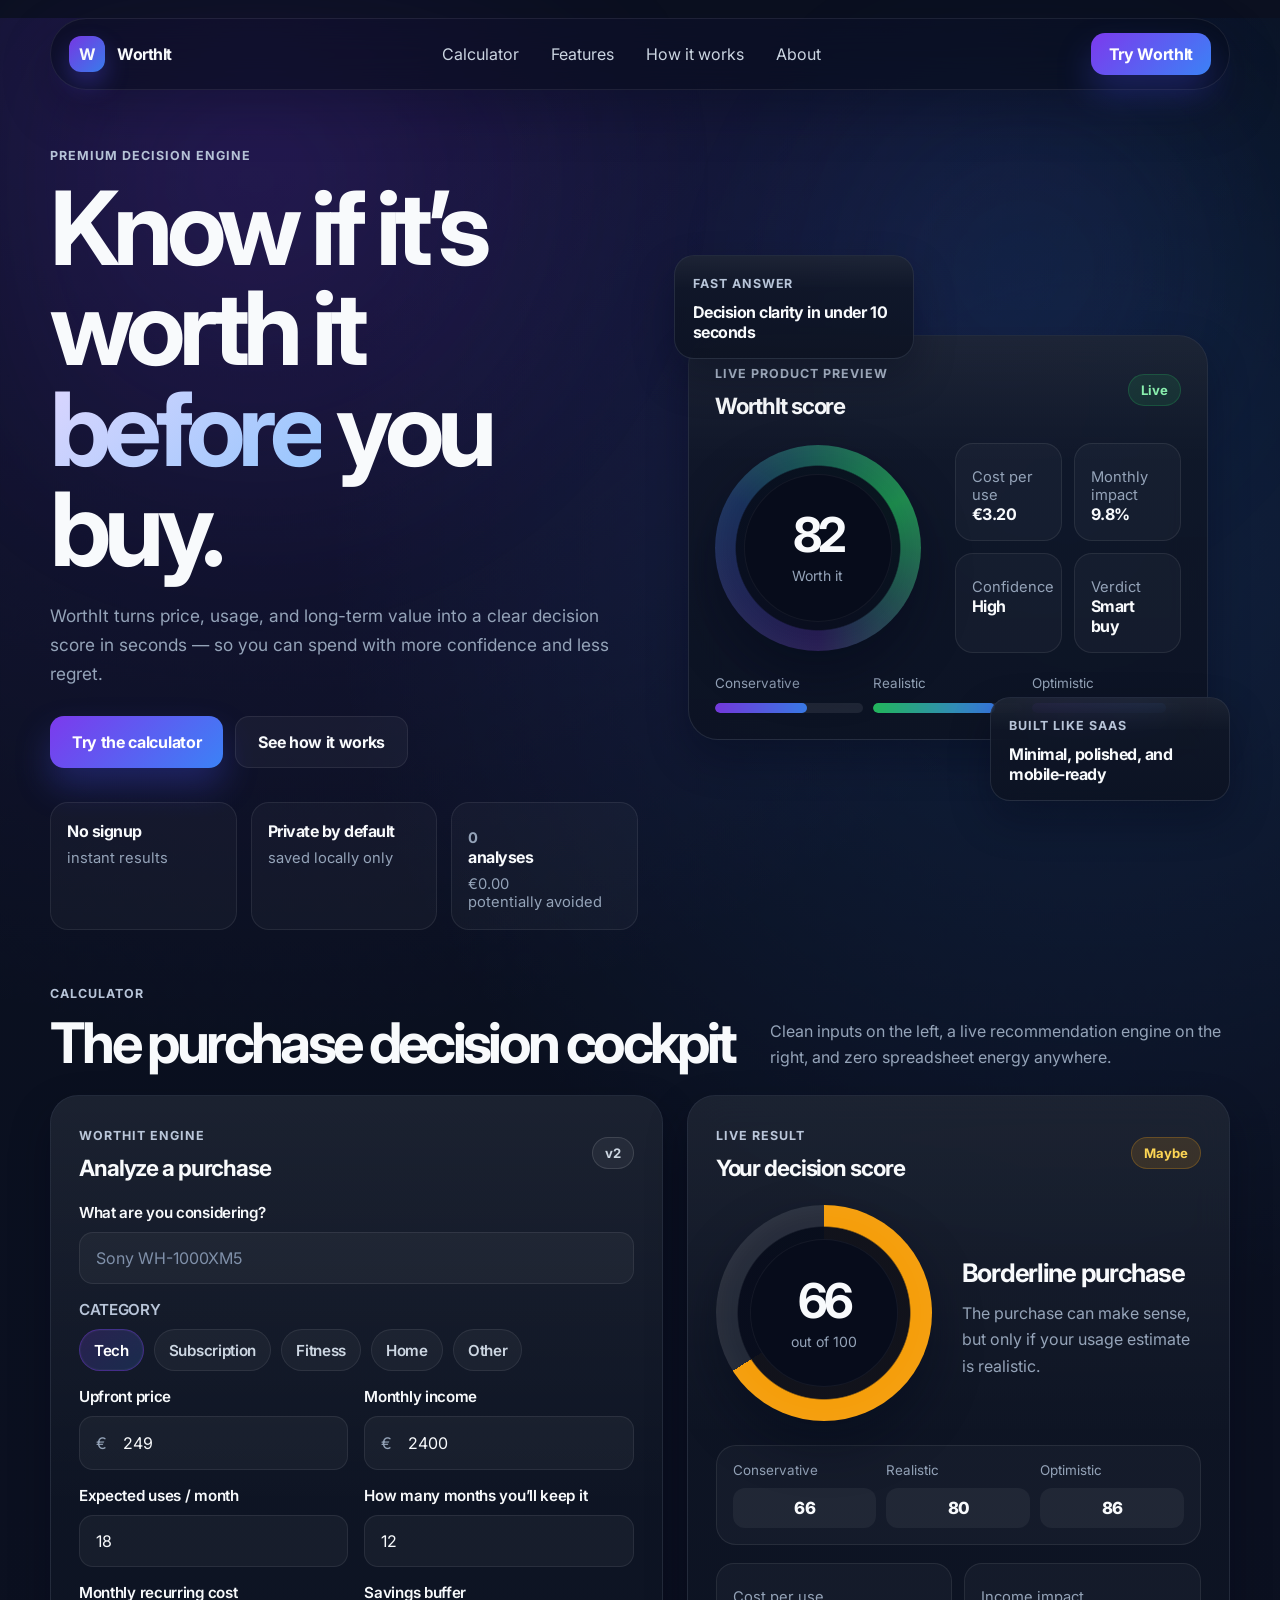
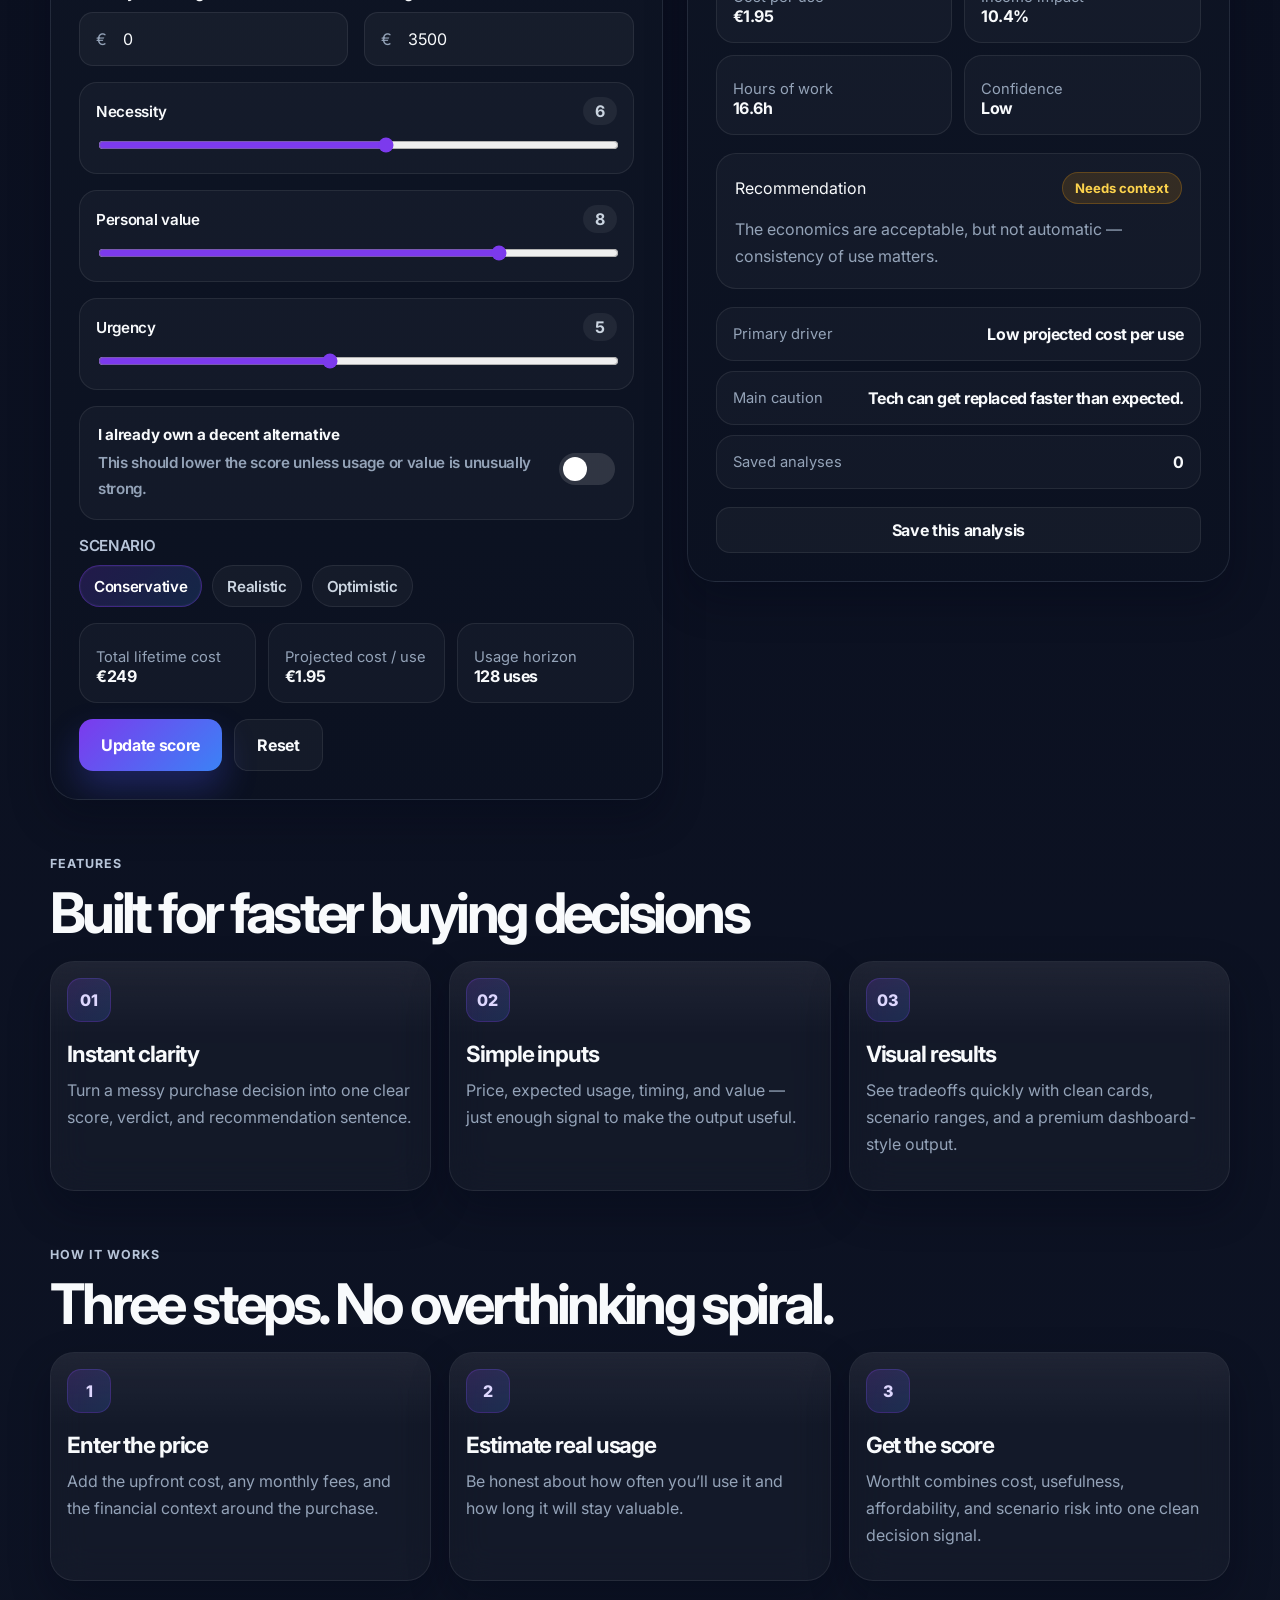
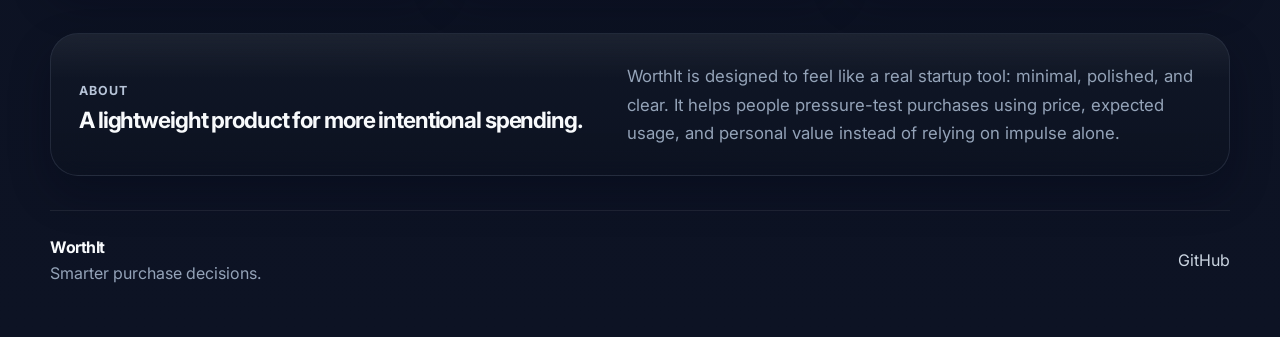
<file: index.html>
<!DOCTYPE html>
<html lang="en">
<head>
  <meta charset="UTF-8" />
  <meta name="viewport" content="width=device-width, initial-scale=1.0, viewport-fit=cover" />
  <title>WorthIt — Smarter Purchase Decisions</title>
  <meta name="description" content="WorthIt is a premium decision engine that turns price, usage, and long-term value into a clear purchase score." />
  <meta name="theme-color" content="#0b1020" />
  <link rel="preconnect" href="https://fonts.googleapis.com" />
  <link rel="preconnect" href="https://fonts.gstatic.com" crossorigin />
  <link href="https://fonts.googleapis.com/css2?family=Inter:wght@400;500;600;700;800;900&display=swap" rel="stylesheet" />
  <link rel="icon" type="image/svg+xml" href="favicon.svg" />
  <link rel="stylesheet" href="styles.css" />
</head>
<body>
  <div class="page-noise" aria-hidden="true"></div>
  <div class="page-glow page-glow-a" aria-hidden="true"></div>
  <div class="page-glow page-glow-b" aria-hidden="true"></div>

  <div class="site-shell">
    <header class="topbar">
      <a class="brand" href="#top" aria-label="WorthIt home">
        <span class="brand-mark">W</span>
        <span class="brand-text">WorthIt</span>
      </a>

      <nav class="topnav" aria-label="Primary navigation">
        <a href="#calculator">Calculator</a>
        <a href="#features">Features</a>
        <a href="#how-it-works">How it works</a>
        <a href="#about">About</a>
      </nav>

      <a class="button button-primary button-nav" href="#calculator">Try WorthIt</a>
    </header>

    <main id="top">
      <section class="hero section-grid">
        <div class="hero-copy">
          <span class="eyebrow">Premium decision engine</span>
          <h1>Know if it’s worth it <span>before</span> you buy.</h1>
          <p class="hero-subtitle">
            WorthIt turns price, usage, and long-term value into a clear decision score in seconds — so you can spend with more confidence and less regret.
          </p>

          <div class="hero-actions">
            <a class="button button-primary button-lg" href="#calculator">Try the calculator</a>
            <a class="button button-secondary button-lg" href="#features">See how it works</a>
          </div>

          <div class="hero-trust">
            <div class="trust-item">
              <strong>No signup</strong>
              <span>instant results</span>
            </div>
            <div class="trust-item">
              <strong>Private by default</strong>
              <span>saved locally only</span>
            </div>
            <div class="trust-item">
              <strong><span id="heroAnalyses">0</span> analyses</strong>
              <span><span id="heroSaved">€0</span> potentially avoided</span>
            </div>
          </div>
        </div>

        <div class="hero-visual" aria-hidden="true">
          <div class="hero-card glass-card product-preview">
            <div class="preview-header">
              <div>
                <span class="micro-label">Live product preview</span>
                <h2>WorthIt score</h2>
              </div>
              <span class="status-chip">Live</span>
            </div>

            <div class="preview-body">
              <div class="preview-ring">
                <div class="preview-ring-inner">
                  <strong>82</strong>
                  <span>Worth it</span>
                </div>
              </div>

              <div class="preview-panel">
                <div class="preview-item">
                  <span>Cost per use</span>
                  <strong>€3.20</strong>
                </div>
                <div class="preview-item">
                  <span>Monthly impact</span>
                  <strong>9.8%</strong>
                </div>
                <div class="preview-item">
                  <span>Confidence</span>
                  <strong>High</strong>
                </div>
                <div class="preview-item">
                  <span>Verdict</span>
                  <strong>Smart buy</strong>
                </div>
              </div>
            </div>

            <div class="preview-footer">
              <div class="timeline-row">
                <span>Conservative</span>
                <span>Realistic</span>
                <span>Optimistic</span>
              </div>
              <div class="timeline-bars">
                <span style="--bar: 62%"></span>
                <span style="--bar: 82%" class="is-active"></span>
                <span style="--bar: 90%"></span>
              </div>
            </div>
          </div>

          <div class="floating-card glass-card floating-card-top">
            <span class="micro-label">Fast answer</span>
            <strong>Decision clarity in under 10 seconds</strong>
          </div>

          <div class="floating-card glass-card floating-card-bottom">
            <span class="micro-label">Built like SaaS</span>
            <strong>Minimal, polished, and mobile-ready</strong>
          </div>
        </div>
      </section>

      <section class="calculator-section" id="calculator">
        <div class="section-heading">
          <div>
            <span class="eyebrow">Calculator</span>
            <h2>The purchase decision cockpit</h2>
          </div>
          <p>Clean inputs on the left, a live recommendation engine on the right, and zero spreadsheet energy anywhere.</p>
        </div>

        <div class="calculator-layout">
          <section class="glass-card control-card">
            <div class="card-topline">
              <div>
                <span class="micro-label">WorthIt Engine</span>
                <h3>Analyze a purchase</h3>
              </div>
              <span class="status-chip status-chip-soft">v2</span>
            </div>

            <form id="worthitForm" class="form-grid">
              <div class="field field-span-2">
                <label for="itemName">What are you considering?</label>
                <input id="itemName" name="itemName" type="text" placeholder="Sony WH-1000XM5" />
              </div>

              <div class="field field-span-2">
                <span class="label-text">Category</span>
                <div class="chip-group" id="categoryGroup">
                  <input checked type="radio" name="category" id="cat-tech" value="tech" />
                  <label for="cat-tech">Tech</label>
                  <input type="radio" name="category" id="cat-subscription" value="subscription" />
                  <label for="cat-subscription">Subscription</label>
                  <input type="radio" name="category" id="cat-fitness" value="fitness" />
                  <label for="cat-fitness">Fitness</label>
                  <input type="radio" name="category" id="cat-home" value="home" />
                  <label for="cat-home">Home</label>
                  <input type="radio" name="category" id="cat-other" value="other" />
                  <label for="cat-other">Other</label>
                </div>
              </div>

              <div class="field">
                <label for="price">Upfront price</label>
                <div class="input-shell currency-shell">
                  <span>€</span>
                  <input id="price" name="price" type="number" min="0" step="0.01" value="249" />
                </div>
              </div>

              <div class="field">
                <label for="monthlyIncome">Monthly income</label>
                <div class="input-shell currency-shell">
                  <span>€</span>
                  <input id="monthlyIncome" name="monthlyIncome" type="number" min="0" step="0.01" value="2400" />
                </div>
              </div>

              <div class="field">
                <label for="usesPerMonth">Expected uses / month</label>
                <input id="usesPerMonth" name="usesPerMonth" type="number" min="1" step="1" value="18" />
              </div>

              <div class="field">
                <label for="monthsKept">How many months you’ll keep it</label>
                <input id="monthsKept" name="monthsKept" type="number" min="1" step="1" value="12" />
              </div>

              <div class="field">
                <label for="recurringCost">Monthly recurring cost</label>
                <div class="input-shell currency-shell">
                  <span>€</span>
                  <input id="recurringCost" name="recurringCost" type="number" min="0" step="0.01" value="0" />
                </div>
              </div>

              <div class="field">
                <label for="savings">Savings buffer</label>
                <div class="input-shell currency-shell">
                  <span>€</span>
                  <input id="savings" name="savings" type="number" min="0" step="0.01" value="3500" />
                </div>
              </div>

              <div class="field field-span-2">
                <div class="slider-card">
                  <div class="slider-row">
                    <label for="necessity">Necessity</label>
                    <span id="necessityValue">6</span>
                  </div>
                  <input id="necessity" name="necessity" type="range" min="1" max="10" value="6" />
                </div>
              </div>

              <div class="field field-span-2">
                <div class="slider-card">
                  <div class="slider-row">
                    <label for="personalValue">Personal value</label>
                    <span id="personalValueValue">8</span>
                  </div>
                  <input id="personalValue" name="personalValue" type="range" min="1" max="10" value="8" />
                </div>
              </div>

              <div class="field field-span-2">
                <div class="slider-card">
                  <div class="slider-row">
                    <label for="urgency">Urgency</label>
                    <span id="urgencyValue">5</span>
                  </div>
                  <input id="urgency" name="urgency" type="range" min="1" max="10" value="5" />
                </div>
              </div>

              <div class="field field-span-2">
                <label class="toggle-row" for="ownsAlternative">
                  <div>
                    <strong>I already own a decent alternative</strong>
                    <span>This should lower the score unless usage or value is unusually strong.</span>
                  </div>
                  <span class="toggle-shell">
                    <input id="ownsAlternative" name="ownsAlternative" type="checkbox" />
                    <span class="toggle-ui"></span>
                  </span>
                </label>
              </div>

              <div class="field field-span-2">
                <span class="label-text">Scenario</span>
                <div class="segmented-control" id="scenarioControl">
                  <input type="radio" checked name="scenario" id="scenario-conservative" value="conservative" />
                  <label for="scenario-conservative">Conservative</label>
                  <input type="radio" name="scenario" id="scenario-realistic" value="realistic" />
                  <label for="scenario-realistic">Realistic</label>
                  <input type="radio" name="scenario" id="scenario-optimistic" value="optimistic" />
                  <label for="scenario-optimistic">Optimistic</label>
                </div>
              </div>

              <div class="quick-metrics field-span-2">
                <div class="quick-metric">
                  <span>Total lifetime cost</span>
                  <strong id="quickLifetimeCost">€249</strong>
                </div>
                <div class="quick-metric">
                  <span>Projected cost / use</span>
                  <strong id="quickCostPerUse">€1.15</strong>
                </div>
                <div class="quick-metric">
                  <span>Usage horizon</span>
                  <strong id="quickUsageHorizon">216 uses</strong>
                </div>
              </div>

              <div class="form-actions field-span-2">
                <button class="button button-primary button-lg" type="submit">Update score</button>
                <button class="button button-secondary button-lg" type="reset">Reset</button>
              </div>
            </form>
          </section>

          <aside class="glass-card result-card" id="resultCard">
            <div class="card-topline">
              <div>
                <span class="micro-label">Live result</span>
                <h3>Your decision score</h3>
              </div>
              <span class="verdict-pill verdict-neutral" id="verdictPill">Ready</span>
            </div>

            <div class="score-hero">
              <div class="score-ring" id="scoreRing" aria-hidden="true">
                <div class="score-ring-inner">
                  <strong id="scoreValue">72</strong>
                  <span>out of 100</span>
                </div>
              </div>

              <div class="score-copy">
                <h4 id="resultTitle">Probably worth it</h4>
                <p id="resultSummary">
                  Solid long-term value and manageable cost — as long as usage stays consistent.
                </p>
              </div>
            </div>

            <div class="scenario-strip">
              <div class="scenario-labels">
                <span>Conservative</span>
                <span>Realistic</span>
                <span>Optimistic</span>
              </div>
              <div class="scenario-values">
                <span id="scenarioConservative">61</span>
                <span id="scenarioRealistic">72</span>
                <span id="scenarioOptimistic">84</span>
              </div>
            </div>

            <div class="stats-grid">
              <div class="stat-card">
                <span>Cost per use</span>
                <strong id="costPerUseStat">€1.15</strong>
              </div>
              <div class="stat-card">
                <span>Income impact</span>
                <strong id="incomeImpactStat">10.4%</strong>
              </div>
              <div class="stat-card">
                <span>Hours of work</span>
                <strong id="hoursStat">2.1h</strong>
              </div>
              <div class="stat-card">
                <span>Confidence</span>
                <strong id="confidenceStat">High</strong>
              </div>
            </div>

            <div class="insight-block">
              <div class="insight-head">
                <span>Recommendation</span>
                <span class="impact-chip" id="impactChip">Smart buy</span>
              </div>
              <p id="insightText">
                You’ll probably use this enough to make the upfront cost feel justified over time.
              </p>
            </div>

            <div class="detail-list">
              <div class="detail-row">
                <span>Primary driver</span>
                <strong id="driverText">High expected usage</strong>
              </div>
              <div class="detail-row">
                <span>Main caution</span>
                <strong id="cautionText">Moderate short-term hit</strong>
              </div>
              <div class="detail-row">
                <span>Saved analyses</span>
                <strong id="savedCount">0</strong>
              </div>
            </div>

            <div class="result-actions">
              <button class="button button-secondary button-full" type="button" id="saveAnalysisBtn">Save this analysis</button>
            </div>
          </aside>
        </div>
      </section>

      <section class="features-section" id="features">
        <div class="section-heading compact-heading">
          <div>
            <span class="eyebrow">Features</span>
            <h2>Built for faster buying decisions</h2>
          </div>
        </div>

        <div class="feature-grid">
          <article class="glass-card feature-card">
            <div class="feature-icon">01</div>
            <h3>Instant clarity</h3>
            <p>Turn a messy purchase decision into one clear score, verdict, and recommendation sentence.</p>
          </article>
          <article class="glass-card feature-card">
            <div class="feature-icon">02</div>
            <h3>Simple inputs</h3>
            <p>Price, expected usage, timing, and value — just enough signal to make the output useful.</p>
          </article>
          <article class="glass-card feature-card">
            <div class="feature-icon">03</div>
            <h3>Visual results</h3>
            <p>See tradeoffs quickly with clean cards, scenario ranges, and a premium dashboard-style output.</p>
          </article>
        </div>
      </section>

      <section class="steps-section" id="how-it-works">
        <div class="section-heading compact-heading">
          <div>
            <span class="eyebrow">How it works</span>
            <h2>Three steps. No overthinking spiral.</h2>
          </div>
        </div>

        <div class="steps-grid">
          <article class="step-card glass-card">
            <span class="step-number">1</span>
            <h3>Enter the price</h3>
            <p>Add the upfront cost, any monthly fees, and the financial context around the purchase.</p>
          </article>
          <article class="step-card glass-card">
            <span class="step-number">2</span>
            <h3>Estimate real usage</h3>
            <p>Be honest about how often you’ll use it and how long it will stay valuable.</p>
          </article>
          <article class="step-card glass-card">
            <span class="step-number">3</span>
            <h3>Get the score</h3>
            <p>WorthIt combines cost, usefulness, affordability, and scenario risk into one clean decision signal.</p>
          </article>
        </div>
      </section>

      <section class="about-section" id="about">
        <div class="glass-card about-card">
          <div>
            <span class="eyebrow">About</span>
            <h2>A lightweight product for more intentional spending.</h2>
          </div>
          <p>
            WorthIt is designed to feel like a real startup tool: minimal, polished, and clear. It helps people pressure-test purchases using price, expected usage, and personal value instead of relying on impulse alone.
          </p>
        </div>
      </section>
    </main>

    <footer class="footer">
      <div>
        <strong>WorthIt</strong>
        <span>Smarter purchase decisions.</span>
      </div>
      <a href="https://github.com/lucianpopa18" target="_blank" rel="noreferrer">GitHub</a>
    </footer>
  </div>

  <script src="app.js"></script>
</body>
</html>
</file>
<file: styles.css>
:root {
  --bg: #0b1020;
  --bg-soft: #10172b;
  --panel: rgba(15, 23, 42, 0.74);
  --panel-strong: rgba(17, 24, 39, 0.92);
  --border: rgba(148, 163, 184, 0.16);
  --border-strong: rgba(148, 163, 184, 0.24);
  --text: #f8fafc;
  --muted: #94a3b8;
  --muted-2: #cbd5e1;
  --accent: #7c3aed;
  --accent-2: #3b82f6;
  --success: #22c55e;
  --warning: #f59e0b;
  --danger: #ef4444;
  --radius-sm: 12px;
  --radius-md: 16px;
  --radius-lg: 22px;
  --radius-xl: 28px;
  --shadow-lg: 0 30px 80px rgba(2, 6, 23, 0.5);
  --shadow-md: 0 18px 40px rgba(2, 6, 23, 0.32);
  --max: 1180px;
}

* {
  box-sizing: border-box;
}

html {
  scroll-behavior: smooth;
  background: #0b1020;
}

body {
  margin: 0;
  min-height: 100vh;
  background-color: #0b1020;
  font-family: 'Inter', system-ui, -apple-system, BlinkMacSystemFont, 'Segoe UI', sans-serif;
  color: var(--text);
  background:
    radial-gradient(circle at 20% 0%, rgba(124, 58, 237, 0.16), transparent 28%),
    radial-gradient(circle at 85% 15%, rgba(59, 130, 246, 0.14), transparent 24%),
    linear-gradient(180deg, #08101f 0%, #0b1020 42%, #0d1324 100%);
}

img {
  max-width: 100%;
}

a {
  color: inherit;
  text-decoration: none;
}

button,
input,
select {
  font: inherit;
}

.page-noise,
.page-glow {
  position: fixed;
  inset: 0;
  pointer-events: none;
}

.page-noise {
  opacity: 0.06;
  background-image:
    radial-gradient(rgba(255,255,255,0.7) 0.4px, transparent 0.8px);
  background-size: 16px 16px;
  mask-image: linear-gradient(180deg, rgba(0,0,0,0.7), transparent 90%);
}

.page-glow {
  filter: blur(60px);
  opacity: 0.55;
}

.page-glow-a {
  background: radial-gradient(circle at 20% 20%, rgba(124, 58, 237, 0.22), transparent 34%);
}

.page-glow-b {
  background: radial-gradient(circle at 80% 30%, rgba(59, 130, 246, 0.16), transparent 26%);
}

.site-shell {
  position: relative;
  z-index: 1;
  width: min(calc(100% - 32px), var(--max));
  margin: 0 auto;
  padding-top: env(safe-area-inset-top, 0px);
  padding-bottom: 48px;
}

.topbar {
  position: sticky;
  top: 14px;
  z-index: 30;
  display: flex;
  align-items: center;
  justify-content: space-between;
  gap: 18px;
  margin: 18px auto 0;
  padding: 14px 18px;
  border: 1px solid rgba(255,255,255,0.08);
  border-radius: 999px;
  background: rgba(8, 13, 28, 0.6);
  backdrop-filter: blur(18px);
  box-shadow: 0 20px 50px rgba(2, 6, 23, 0.28);
}

.brand {
  display: inline-flex;
  align-items: center;
  gap: 12px;
  font-weight: 700;
  letter-spacing: -0.03em;
}

.brand-mark {
  display: grid;
  place-items: center;
  width: 36px;
  height: 36px;
  border-radius: 12px;
  background: linear-gradient(135deg, rgba(124, 58, 237, 0.95), rgba(59, 130, 246, 0.95));
  box-shadow: 0 12px 24px rgba(91, 80, 255, 0.32);
}

.topnav {
  display: inline-flex;
  align-items: center;
  gap: 8px;
}

.topnav a {
  padding: 10px 12px;
  border-radius: 999px;
  color: var(--muted-2);
  transition: color 160ms ease, background 160ms ease;
}

.topnav a:hover,
.topnav a:focus-visible {
  color: var(--text);
  background: rgba(255,255,255,0.05);
}

.button {
  display: inline-flex;
  align-items: center;
  justify-content: center;
  gap: 10px;
  min-height: 46px;
  padding: 0 18px;
  border: 0;
  border-radius: 14px;
  font-weight: 700;
  letter-spacing: -0.02em;
  cursor: pointer;
  transition: transform 180ms ease, box-shadow 180ms ease, border-color 180ms ease, background 180ms ease;
}

.button:hover,
.button:focus-visible {
  transform: translateY(-1px);
}

.button-primary {
  color: white;
  background: linear-gradient(135deg, var(--accent), var(--accent-2));
  box-shadow: 0 18px 35px rgba(76, 83, 255, 0.28);
}

.button-primary:hover,
.button-primary:focus-visible {
  box-shadow: 0 22px 44px rgba(76, 83, 255, 0.36);
}

.button-secondary {
  color: var(--text);
  background: rgba(255,255,255,0.04);
  border: 1px solid rgba(255,255,255,0.08);
}

.button-secondary:hover,
.button-secondary:focus-visible {
  background: rgba(255,255,255,0.07);
  border-color: rgba(255,255,255,0.14);
}

.button-nav {
  min-height: 42px;
}

.button-lg {
  min-height: 52px;
  padding: 0 22px;
}

.button-full {
  width: 100%;
}

.glass-card {
  position: relative;
  overflow: hidden;
  background: linear-gradient(180deg, rgba(17, 24, 39, 0.82), rgba(12, 18, 33, 0.84));
  border: 1px solid var(--border);
  box-shadow: var(--shadow-md);
  backdrop-filter: blur(18px);
}

.glass-card::before {
  content: '';
  position: absolute;
  inset: 0;
  background: linear-gradient(180deg, rgba(255,255,255,0.05), transparent 32%);
  pointer-events: none;
}

.section-grid,
.calculator-section,
.features-section,
.steps-section,
.about-section {
  padding-top: 52px;
}

.hero {
  display: grid;
  grid-template-columns: minmax(0, 1.02fr) minmax(400px, 0.98fr);
  gap: 28px;
  align-items: center;
  min-height: calc(100vh - 140px);
  padding-top: 54px;
}

.eyebrow,
.micro-label,
.label-text {
  display: inline-flex;
  align-items: center;
  gap: 8px;
  font-size: 0.78rem;
  font-weight: 700;
  letter-spacing: 0.08em;
  text-transform: uppercase;
  color: #b7c4d8;
}

.hero h1,
.section-heading h2,
.about-card h2 {
  margin: 14px 0 0;
  line-height: 0.98;
  letter-spacing: -0.065em;
}

.hero h1 {
  max-width: 11ch;
  font-size: clamp(3.2rem, 8vw, 6.4rem);
}

.hero h1 span {
  background: linear-gradient(135deg, #ddd6fe, #93c5fd);
  -webkit-background-clip: text;
  background-clip: text;
  color: transparent;
}

.hero-subtitle,
.section-heading p,
.feature-card p,
.step-card p,
.about-card p,
.score-copy p,
.insight-block p,
.toggle-row span {
  color: var(--muted);
  line-height: 1.68;
}

.hero-subtitle {
  max-width: 54ch;
  margin: 22px 0 0;
  font-size: 1.08rem;
}

.hero-actions {
  display: flex;
  flex-wrap: wrap;
  gap: 12px;
  margin-top: 28px;
}

.hero-trust {
  display: grid;
  grid-template-columns: repeat(3, minmax(0, 1fr));
  gap: 14px;
  margin-top: 34px;
}

.trust-item,
.quick-metric,
.stat-card,
.feature-card,
.step-card,
.preview-item,
.detail-row,
.slider-card {
  border-radius: 18px;
  border: 1px solid rgba(255,255,255,0.08);
  background: rgba(255,255,255,0.03);
}

.trust-item {
  padding: 18px 16px;
}

.trust-item strong,
.quick-metric strong,
.stat-card strong,
.detail-row strong,
.preview-item strong {
  display: block;
  font-size: 1rem;
  font-weight: 700;
  letter-spacing: -0.03em;
}

.trust-item span,
.quick-metric span,
.stat-card span,
.detail-row span,
.preview-item span {
  display: block;
  margin-top: 8px;
  color: var(--muted);
  font-size: 0.92rem;
}

.hero-visual {
  position: relative;
  min-height: 620px;
  display: grid;
  place-items: center;
}

.product-preview {
  width: min(100%, 520px);
  padding: 26px;
  border-radius: 30px;
}

.preview-header,
.card-topline,
.insight-head,
.footer {
  display: flex;
  align-items: center;
  justify-content: space-between;
  gap: 16px;
}

.preview-header h2,
.card-topline h3,
.score-copy h4,
.feature-card h3,
.step-card h3,
.about-card h2 {
  margin: 10px 0 0;
  font-size: 1.4rem;
  letter-spacing: -0.05em;
}

.status-chip,
.verdict-pill,
.impact-chip {
  display: inline-flex;
  align-items: center;
  justify-content: center;
  min-height: 32px;
  padding: 0 12px;
  border-radius: 999px;
  border: 1px solid rgba(255,255,255,0.1);
  background: rgba(255,255,255,0.05);
  font-size: 0.82rem;
  font-weight: 700;
}

.status-chip {
  background: rgba(34, 197, 94, 0.12);
  border-color: rgba(34, 197, 94, 0.22);
  color: #86efac;
}

.status-chip-soft {
  background: rgba(255,255,255,0.05);
  color: var(--muted-2);
  border-color: rgba(255,255,255,0.12);
}

.preview-body {
  display: grid;
  grid-template-columns: 220px minmax(0, 1fr);
  gap: 20px;
  align-items: center;
  margin-top: 24px;
}

.preview-ring,
.score-ring {
  position: relative;
  display: grid;
  place-items: center;
  border-radius: 999px;
  background:
    radial-gradient(circle at center, rgba(8, 13, 28, 0.92) 56%, transparent 57%),
    conic-gradient(from 180deg, rgba(124, 58, 237, 0.22), rgba(59,130,246,0.25), rgba(34,197,94,0.65), rgba(124, 58, 237, 0.22));
  box-shadow: inset 0 0 28px rgba(255,255,255,0.05), 0 24px 50px rgba(2, 6, 23, 0.42);
}

.preview-ring {
  width: 206px;
  height: 206px;
}

.preview-ring-inner,
.score-ring-inner {
  display: flex;
  flex-direction: column;
  align-items: center;
  justify-content: center;
  border-radius: 999px;
  background: rgba(8, 13, 28, 0.96);
  border: 1px solid rgba(255,255,255,0.05);
}

.preview-ring-inner {
  width: 148px;
  height: 148px;
}

.preview-ring-inner strong,
.score-ring-inner strong {
  font-size: 3rem;
  line-height: 1;
  letter-spacing: -0.08em;
}

.preview-ring-inner span,
.score-ring-inner span {
  margin-top: 8px;
  color: var(--muted);
  font-size: 0.88rem;
}

.preview-panel {
  display: grid;
  grid-template-columns: repeat(2, minmax(0, 1fr));
  gap: 12px;
}

.preview-item,
.quick-metric,
.stat-card,
.detail-row,
.feature-card,
.step-card {
  padding: 16px;
}

.preview-footer {
  margin-top: 22px;
}

.timeline-row,
.timeline-bars,
.scenario-labels,
.scenario-values {
  display: grid;
  grid-template-columns: repeat(3, minmax(0, 1fr));
  gap: 10px;
}

.timeline-row,
.scenario-labels {
  color: var(--muted);
  font-size: 0.84rem;
}

.timeline-bars {
  margin-top: 12px;
}

.timeline-bars span {
  position: relative;
  height: 10px;
  border-radius: 999px;
  background: rgba(255,255,255,0.08);
  overflow: hidden;
}

.timeline-bars span::after {
  content: '';
  position: absolute;
  inset: 0 auto 0 0;
  width: var(--bar);
  border-radius: inherit;
  background: linear-gradient(90deg, rgba(124, 58, 237, 0.9), rgba(59, 130, 246, 0.9));
}

.timeline-bars .is-active::after {
  background: linear-gradient(90deg, rgba(34, 197, 94, 0.9), rgba(59, 130, 246, 0.9));
}

.floating-card {
  position: absolute;
  z-index: 2;
  max-width: 240px;
  padding: 16px 18px;
  border-radius: 20px;
}

.floating-card strong {
  display: block;
  margin-top: 10px;
  letter-spacing: -0.03em;
}

.floating-card-top {
  top: 28px;
  left: 8px;
  animation: floatCard 6s ease-in-out infinite;
}

.floating-card-bottom {
  right: 0;
  bottom: 46px;
  animation: floatCard 7.4s ease-in-out infinite reverse;
}

@keyframes floatCard {
  0%, 100% { transform: translateY(0); }
  50% { transform: translateY(-10px); }
}

.section-heading {
  display: flex;
  align-items: end;
  justify-content: space-between;
  gap: 24px;
  margin-bottom: 24px;
}

.section-heading h2 {
  font-size: clamp(2.1rem, 5vw, 3.5rem);
}

.section-heading p {
  max-width: 46ch;
  margin: 0;
}

.compact-heading {
  margin-bottom: 20px;
}

.calculator-layout {
  display: grid;
  grid-template-columns: minmax(0, 1.06fr) minmax(330px, 0.94fr);
  gap: 24px;
  align-items: start;
}

.control-card,
.result-card,
.about-card {
  padding: 28px;
  border-radius: var(--radius-xl);
}

.result-card {
  position: sticky;
  top: 94px;
}

.form-grid {
  display: grid;
  grid-template-columns: repeat(2, minmax(0, 1fr));
  gap: 16px;
  margin-top: 22px;
}

.field {
  display: flex;
  flex-direction: column;
  gap: 10px;
}

.field-span-2 {
  grid-column: span 2;
}

label,
.label-text {
  font-size: 0.95rem;
  font-weight: 600;
  letter-spacing: -0.02em;
}

input[type='text'],
input[type='number'],
select {
  width: 100%;
  min-height: 52px;
  padding: 0 16px;
  border: 1px solid rgba(255,255,255,0.08);
  border-radius: 14px;
  color: var(--text);
  background: rgba(255,255,255,0.04);
  outline: none;
  transition: border-color 160ms ease, box-shadow 160ms ease, background 160ms ease;
}

input[type='text']::placeholder,
input[type='number']::placeholder {
  color: #7c8da7;
}

input[type='text']:focus,
input[type='number']:focus,
select:focus {
  border-color: rgba(124, 58, 237, 0.65);
  background: rgba(255,255,255,0.05);
  box-shadow: 0 0 0 4px rgba(124, 58, 237, 0.14);
}

.input-shell {
  display: flex;
  align-items: center;
  min-height: 52px;
  border-radius: 14px;
  border: 1px solid rgba(255,255,255,0.08);
  background: rgba(255,255,255,0.04);
  overflow: hidden;
}

.input-shell span {
  display: inline-flex;
  align-items: center;
  padding-left: 16px;
  color: var(--muted);
}

.currency-shell input {
  border: 0;
  background: transparent;
  box-shadow: none;
}

.chip-group,
.segmented-control {
  display: flex;
  flex-wrap: wrap;
  gap: 10px;
}

.chip-group input,
.segmented-control input {
  position: absolute;
  opacity: 0;
  pointer-events: none;
}

.chip-group label,
.segmented-control label {
  display: inline-flex;
  align-items: center;
  justify-content: center;
  min-height: 42px;
  padding: 0 14px;
  border-radius: 999px;
  border: 1px solid rgba(255,255,255,0.08);
  background: rgba(255,255,255,0.04);
  color: var(--muted-2);
  cursor: pointer;
  transition: transform 160ms ease, background 160ms ease, border-color 160ms ease, color 160ms ease;
}

.chip-group label:hover,
.segmented-control label:hover {
  transform: translateY(-1px);
  border-color: rgba(255,255,255,0.14);
  color: var(--text);
}

.chip-group input:checked + label,
.segmented-control input:checked + label {
  color: white;
  border-color: rgba(124, 58, 237, 0.36);
  background: linear-gradient(135deg, rgba(124, 58, 237, 0.2), rgba(59, 130, 246, 0.18));
  box-shadow: inset 0 0 0 1px rgba(255,255,255,0.03);
}

.slider-card {
  padding: 14px 16px 16px;
}

.slider-row {
  display: flex;
  align-items: center;
  justify-content: space-between;
  gap: 12px;
  margin-bottom: 10px;
}

.slider-row span {
  display: inline-flex;
  min-width: 34px;
  justify-content: center;
  padding: 4px 10px;
  border-radius: 999px;
  background: rgba(255,255,255,0.06);
  color: var(--muted-2);
  font-weight: 700;
}

input[type='range'] {
  width: 100%;
  accent-color: #7c3aed;
}

.toggle-row {
  display: flex;
  align-items: center;
  justify-content: space-between;
  gap: 20px;
  min-height: 80px;
  padding: 18px;
  border: 1px solid rgba(255,255,255,0.08);
  border-radius: 18px;
  background: rgba(255,255,255,0.03);
  cursor: pointer;
}

.toggle-row strong {
  display: block;
  letter-spacing: -0.02em;
}

.toggle-row span {
  display: block;
  margin-top: 6px;
}

.toggle-shell {
  flex: 0 0 auto;
}

.toggle-shell input {
  position: absolute;
  opacity: 0;
}

.toggle-ui {
  position: relative;
  display: inline-block;
  width: 56px;
  height: 32px;
  border-radius: 999px;
  background: rgba(255,255,255,0.12);
  transition: background 160ms ease;
}

.toggle-ui::after {
  content: '';
  position: absolute;
  top: 4px;
  left: 4px;
  width: 24px;
  height: 24px;
  border-radius: 999px;
  background: white;
  transition: transform 180ms ease;
}

.toggle-shell input:checked + .toggle-ui {
  background: linear-gradient(135deg, rgba(124, 58, 237, 0.82), rgba(59, 130, 246, 0.82));
}

.toggle-shell input:checked + .toggle-ui::after {
  transform: translateX(24px);
}

.quick-metrics {
  display: grid;
  grid-template-columns: repeat(3, minmax(0, 1fr));
  gap: 12px;
}

.form-actions {
  display: flex;
  flex-wrap: wrap;
  gap: 12px;
}

.score-hero {
  display: grid;
  grid-template-columns: 228px minmax(0, 1fr);
  gap: 18px;
  align-items: center;
  margin-top: 24px;
}

.score-ring {
  width: 216px;
  height: 216px;
  background:
    radial-gradient(circle at center, rgba(8, 13, 28, 0.96) 56%, transparent 57%),
    conic-gradient(var(--ring-color, #3b82f6) calc(var(--score, 72) * 1%), rgba(255,255,255,0.08) 0);
}

.score-ring-inner {
  width: 148px;
  height: 148px;
}

.score-copy h4 {
  font-size: 1.6rem;
}

.score-copy p {
  margin: 12px 0 0;
}

.scenario-strip {
  margin-top: 24px;
  padding: 16px;
  border-radius: 20px;
  border: 1px solid rgba(255,255,255,0.08);
  background: rgba(255,255,255,0.03);
}

.scenario-values {
  margin-top: 10px;
}

.scenario-values span {
  display: inline-flex;
  align-items: center;
  justify-content: center;
  min-height: 40px;
  border-radius: 12px;
  background: rgba(255,255,255,0.05);
  font-size: 1.05rem;
  font-weight: 800;
  letter-spacing: -0.04em;
}

.stats-grid {
  display: grid;
  grid-template-columns: repeat(2, minmax(0, 1fr));
  gap: 12px;
  margin-top: 18px;
}

.insight-block {
  margin-top: 18px;
  padding: 18px;
  border-radius: 20px;
  border: 1px solid rgba(255,255,255,0.08);
  background: rgba(255,255,255,0.03);
}

.insight-block p {
  margin: 12px 0 0;
}

.impact-chip {
  background: rgba(34, 197, 94, 0.12);
  color: #86efac;
  border-color: rgba(34, 197, 94, 0.2);
}

.detail-list {
  display: grid;
  gap: 10px;
  margin-top: 18px;
}

.detail-row {
  display: flex;
  align-items: center;
  justify-content: space-between;
  gap: 16px;
}

.detail-row span,
.detail-row strong {
  margin: 0;
}

.result-actions {
  margin-top: 18px;
}

.verdict-neutral {
  color: var(--muted-2);
}

.verdict-buy {
  color: #86efac;
  background: rgba(34, 197, 94, 0.12);
  border-color: rgba(34, 197, 94, 0.24);
}

.verdict-maybe {
  color: #fcd34d;
  background: rgba(245, 158, 11, 0.14);
  border-color: rgba(245, 158, 11, 0.24);
}

.verdict-skip {
  color: #fca5a5;
  background: rgba(239, 68, 68, 0.14);
  border-color: rgba(239, 68, 68, 0.22);
}

.feature-grid,
.steps-grid {
  display: grid;
  grid-template-columns: repeat(3, minmax(0, 1fr));
  gap: 18px;
}

.feature-card,
.step-card {
  min-height: 220px;
  border-radius: 24px;
}

.feature-card h3,
.step-card h3 {
  margin-top: 18px;
}

.feature-card p,
.step-card p {
  margin-top: 10px;
}

.feature-icon,
.step-number {
  display: inline-flex;
  align-items: center;
  justify-content: center;
  width: 44px;
  height: 44px;
  border-radius: 14px;
  background: linear-gradient(135deg, rgba(124, 58, 237, 0.18), rgba(59, 130, 246, 0.18));
  border: 1px solid rgba(124, 58, 237, 0.24);
  color: #ddd6fe;
  font-weight: 800;
}

.about-card {
  display: grid;
  grid-template-columns: minmax(0, 0.95fr) minmax(0, 1.05fr);
  gap: 28px;
  align-items: center;
}

.about-card p {
  margin: 0;
  font-size: 1.05rem;
}

.footer {
  margin-top: 34px;
  padding: 26px 0 6px;
  border-top: 1px solid rgba(255,255,255,0.08);
  color: var(--muted);
}

.footer strong {
  display: block;
  color: var(--text);
  letter-spacing: -0.03em;
}

.footer span {
  display: block;
  margin-top: 6px;
}

.footer a {
  color: var(--muted-2);
}

.footer a:hover,
.footer a:focus-visible {
  color: var(--text);
}

.result-card.is-pulsing {
  animation: resultPulse 260ms ease;
}

@keyframes resultPulse {
  0% { transform: translateY(0); }
  50% { transform: translateY(-3px); }
  100% { transform: translateY(0); }
}

@media (max-width: 1080px) {
  .hero,
  .calculator-layout,
  .about-card {
    grid-template-columns: 1fr;
  }

  .hero {
    min-height: auto;
    padding-top: 36px;
  }

  .hero h1,
  .hero-subtitle {
    max-width: none;
  }

  .result-card {
    position: static;
  }
}

@media (max-width: 860px) {
  .topbar {
    padding: 12px 14px;
    border-radius: 22px;
  }

  .topnav,
  .button-nav {
    display: none;
  }

  .hero-trust,
  .feature-grid,
  .steps-grid,
  .quick-metrics,
  .stats-grid,
  .preview-panel {
    grid-template-columns: 1fr;
  }

  .preview-body,
  .score-hero,
  .about-card {
    grid-template-columns: 1fr;
  }

  .preview-ring,
  .score-ring {
    margin-inline: auto;
  }

  .floating-card {
    position: static;
    max-width: none;
    margin-top: 14px;
    animation: none;
  }

  .hero-visual {
    min-height: auto;
    gap: 14px;
  }
}

@media (max-width: 640px) {
  .site-shell {
    width: min(calc(100% - 20px), var(--max));
  }

  .section-grid,
  .calculator-section,
  .features-section,
  .steps-section,
  .about-section {
    padding-top: 34px;
  }

  .hero h1 {
    font-size: clamp(2.8rem, 15vw, 4.3rem);
  }

  .section-heading {
    display: block;
  }

  .section-heading p {
    margin-top: 14px;
  }

  .control-card,
  .result-card,
  .about-card,
  .product-preview {
    padding: 20px;
    border-radius: 24px;
  }

  .form-grid {
    grid-template-columns: 1fr;
  }

  .field-span-2 {
    grid-column: auto;
  }

  .form-actions {
    flex-direction: column;
  }

  .hero-actions {
    flex-direction: column;
  }

  .button,
  .button-lg {
    width: 100%;
  }

  .chip-group label,
  .segmented-control label {
    flex: 1 1 calc(50% - 10px);
  }

  .footer {
    display: block;
  }

  .footer a {
    display: inline-block;
    margin-top: 14px;
  }
}
</file>
